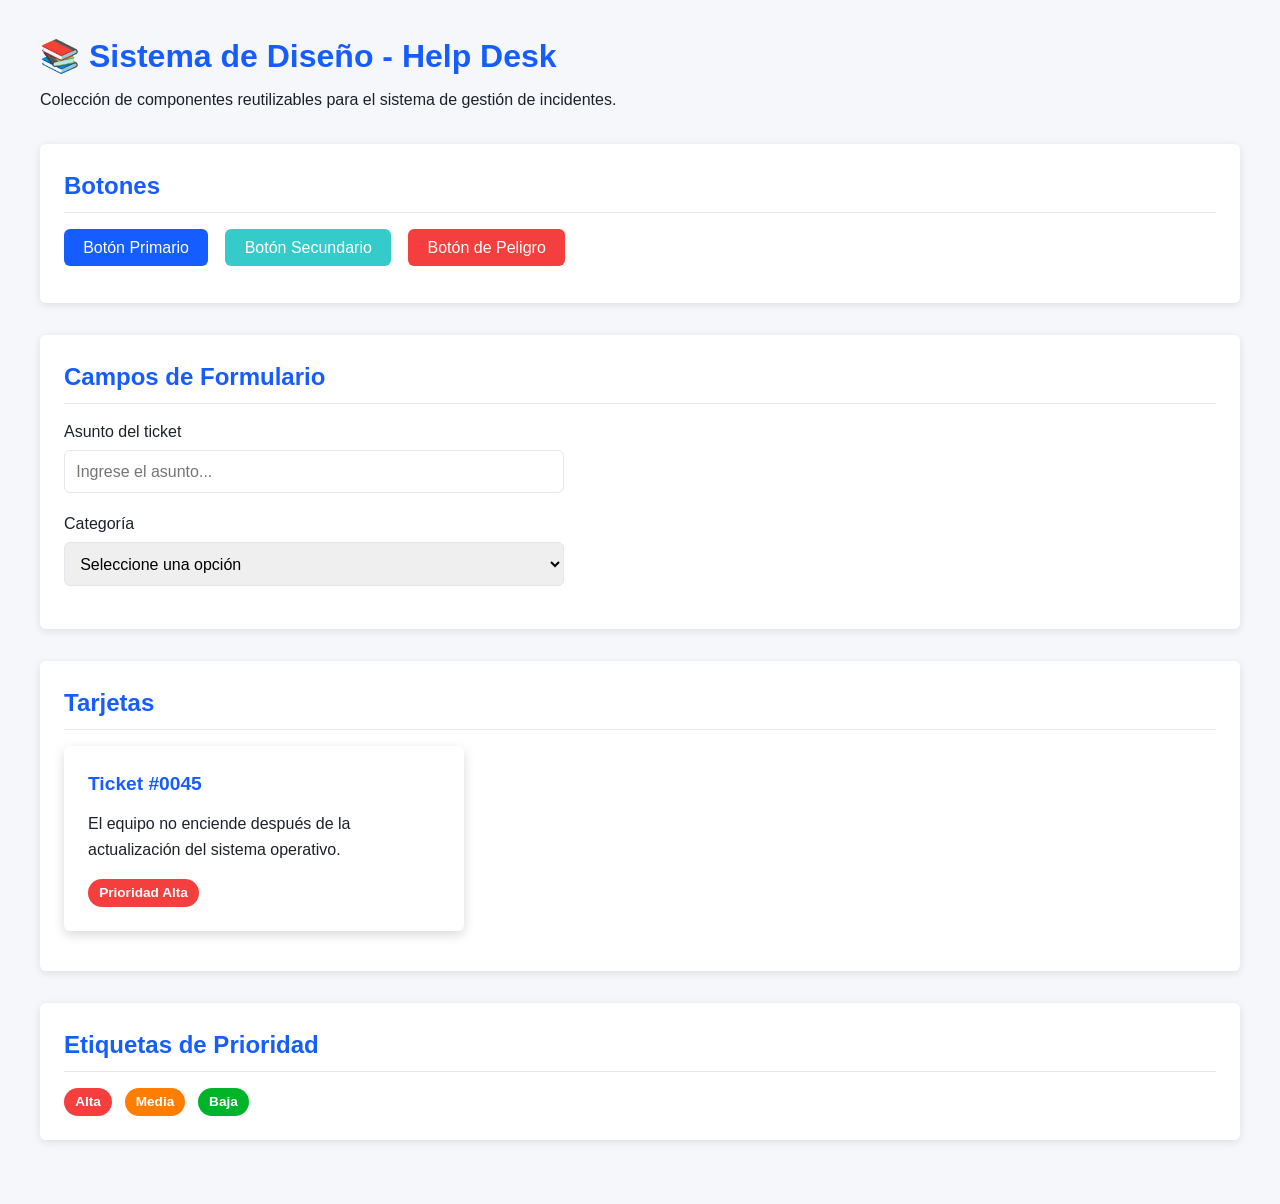
<file: Desktop/ACTIVIDAD #5 RENE ESPINOZA ALAVA/BIBLIOTECA_HTML/index.html>
<!DOCTYPE html>
<html lang="es">
<head>
  <meta charset="UTF-8">
  <meta name="viewport" content="width=device-width, initial-scale=1.0">
  <title>Librería de Componentes UI - Help Desk</title>
  <link rel="stylesheet" href="style.css">
</head>
<body>
  <div class="contenedor">
    <h1>📚 Sistema de Diseño - Help Desk</h1>
    <p style="margin-bottom: 2rem;">Colección de componentes reutilizables para el sistema de gestión de incidentes.</p>

    <!-- SECCIÓN: BOTONES -->
    <section class="seccion">
      <h2>Botones</h2>
      <button class="btn btn-primario">Botón Primario</button>
      <button class="btn btn-secundario">Botón Secundario</button>
      <button class="btn btn-peligro">Botón de Peligro</button>
    </section>

    <!-- SECCIÓN: FORMULARIOS -->
    <section class="seccion">
      <h2>Campos de Formulario</h2>
      <div class="grupo-campo">
        <label for="asunto">Asunto del ticket</label>
        <input type="text" id="asunto" placeholder="Ingrese el asunto...">
      </div>
      <div class="grupo-campo">
        <label for="categoria">Categoría</label>
        <select id="categoria">
          <option value="">Seleccione una opción</option>
          <option value="hardware">Hardware</option>
          <option value="software">Software</option>
          <option value="acceso">Acceso al sistema</option>
        </select>
      </div>
    </section>

    <!-- SECCIÓN: TARJETAS -->
    <section class="seccion">
      <h2>Tarjetas</h2>
      <div class="tarjeta">
        <h3 class="tarjeta__titulo">Ticket #0045</h3>
        <p class="tarjeta__contenido">El equipo no enciende después de la actualización del sistema operativo.</p>
        <span class="etiqueta etiqueta-alta">Prioridad Alta</span>
      </div>
    </section>

    <!-- SECCIÓN: ETIQUETAS -->
    <section class="seccion">
      <h2>Etiquetas de Prioridad</h2>
      <span class="etiqueta etiqueta-alta">Alta</span>
      <span class="etiqueta etiqueta-media">Media</span>
      <span class="etiqueta etiqueta-baja">Baja</span>
    </section>
  </div>
</body>
</html>
</file>
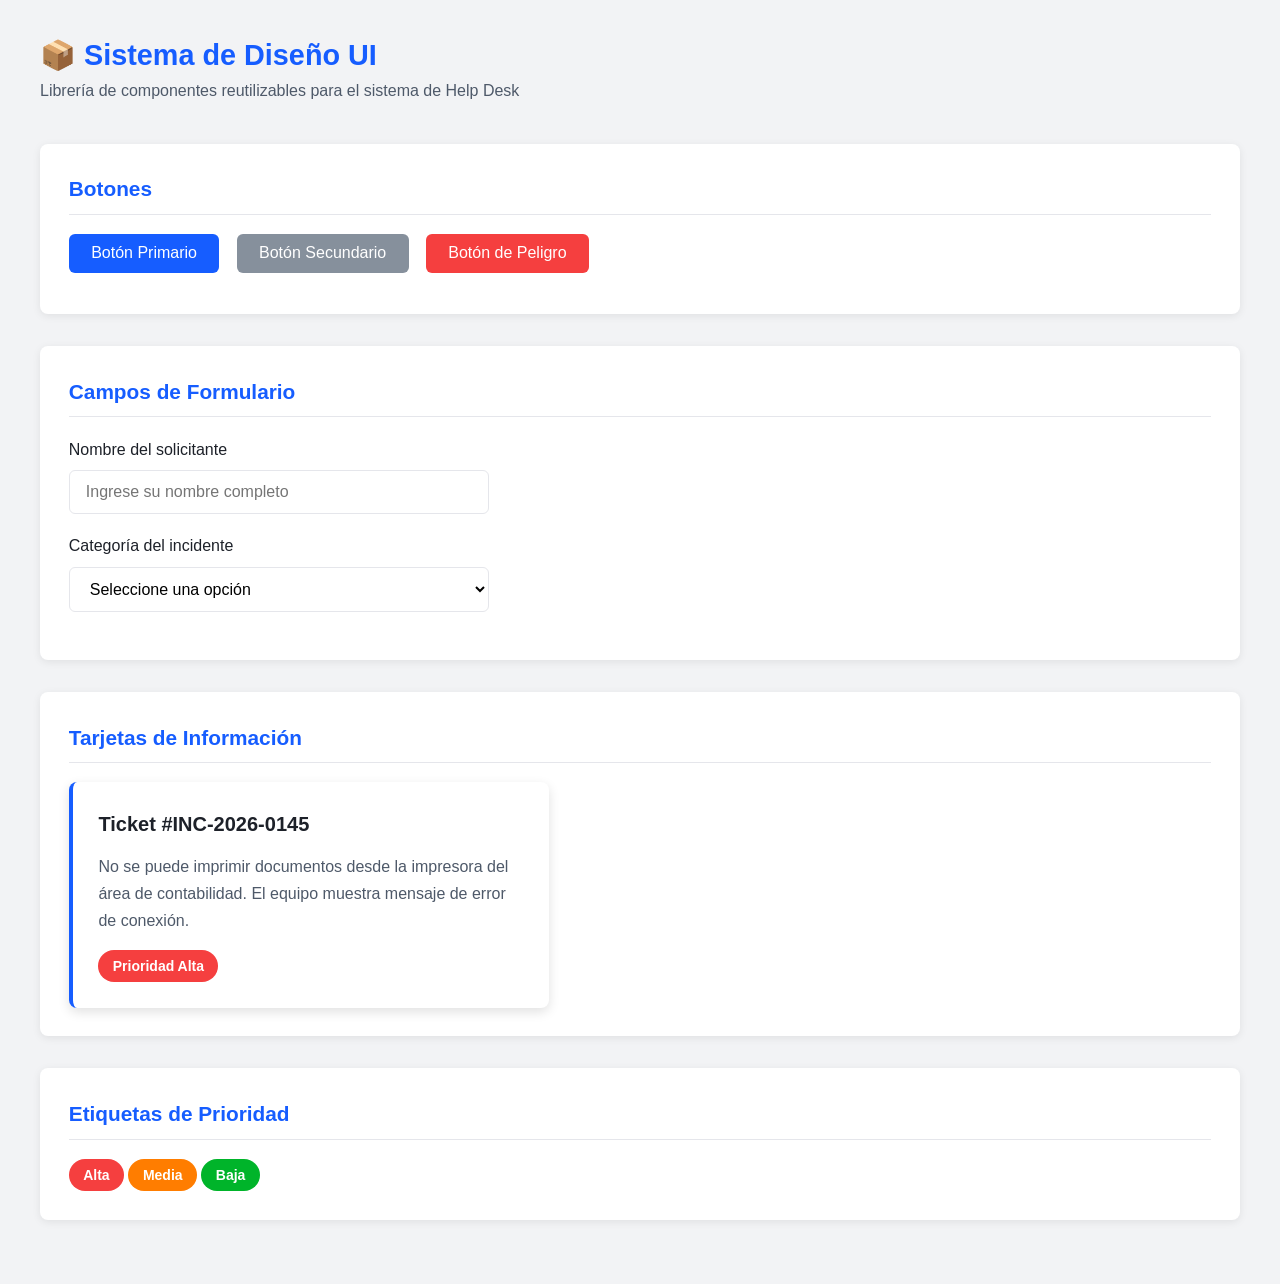
<file: Desktop/actividad#5/Actividad5_UI_Kit/index.html>
<!DOCTYPE html>
<html lang="es">
<head>
  <meta charset="UTF-8">
  <meta name="viewport" content="width=device-width, initial-scale=1.0">
  <title>Design System - Gestión de Incidentes</title>
  <link rel="stylesheet" href="style.css">
</head>
<body>
  <div class="contenedor">
    <header style="margin-bottom: 2.5rem;">
      <h1 style="color: var(--color-primario); font-size: 1.8rem;">📦 Sistema de Diseño UI</h1>
      <p style="color: var(--color-texto-secundario);">Librería de componentes reutilizables para el sistema de Help Desk</p>
    </header>

    <!-- Sección Botones -->
    <section class="seccion">
      <h2>Botones</h2>
      <button class="btn btn--primario">Botón Primario</button>
      <button class="btn btn--secundario">Botón Secundario</button>
      <button class="btn btn--peligro">Botón de Peligro</button>
    </section>

    <!-- Sección Formularios -->
    <section class="seccion">
      <h2>Campos de Formulario</h2>
      <div class="grupo-campo">
        <label for="solicitante">Nombre del solicitante</label>
        <input type="text" id="solicitante" class="input-text" placeholder="Ingrese su nombre completo">
      </div>
      <div class="grupo-campo">
        <label for="categoria">Categoría del incidente</label>
        <select id="categoria" class="select">
          <option value="">Seleccione una opción</option>
          <option value="hardware">Fallo de Hardware</option>
          <option value="software">Error de Software</option>
          <option value="red">Problemas de Red</option>
          <option value="acceso">Permisos y Acceso</option>
        </select>
      </div>
    </section>

    <!-- Sección Tarjetas -->
    <section class="seccion">
      <h2>Tarjetas de Información</h2>
      <div class="tarjeta">
        <h3 class="tarjeta__titulo">Ticket #INC-2026-0145</h3>
        <p class="tarjeta__descripcion">No se puede imprimir documentos desde la impresora del área de contabilidad. El equipo muestra mensaje de error de conexión.</p>
        <span class="etiqueta etiqueta--alta">Prioridad Alta</span>
      </div>
    </section>

    <!-- Sección Etiquetas -->
    <section class="seccion">
      <h2>Etiquetas de Prioridad</h2>
      <span class="etiqueta etiqueta--alta">Alta</span>
      <span class="etiqueta etiqueta--media">Media</span>
      <span class="etiqueta etiqueta--baja">Baja</span>
    </section>
  </div>
</body>
</html>
</file>
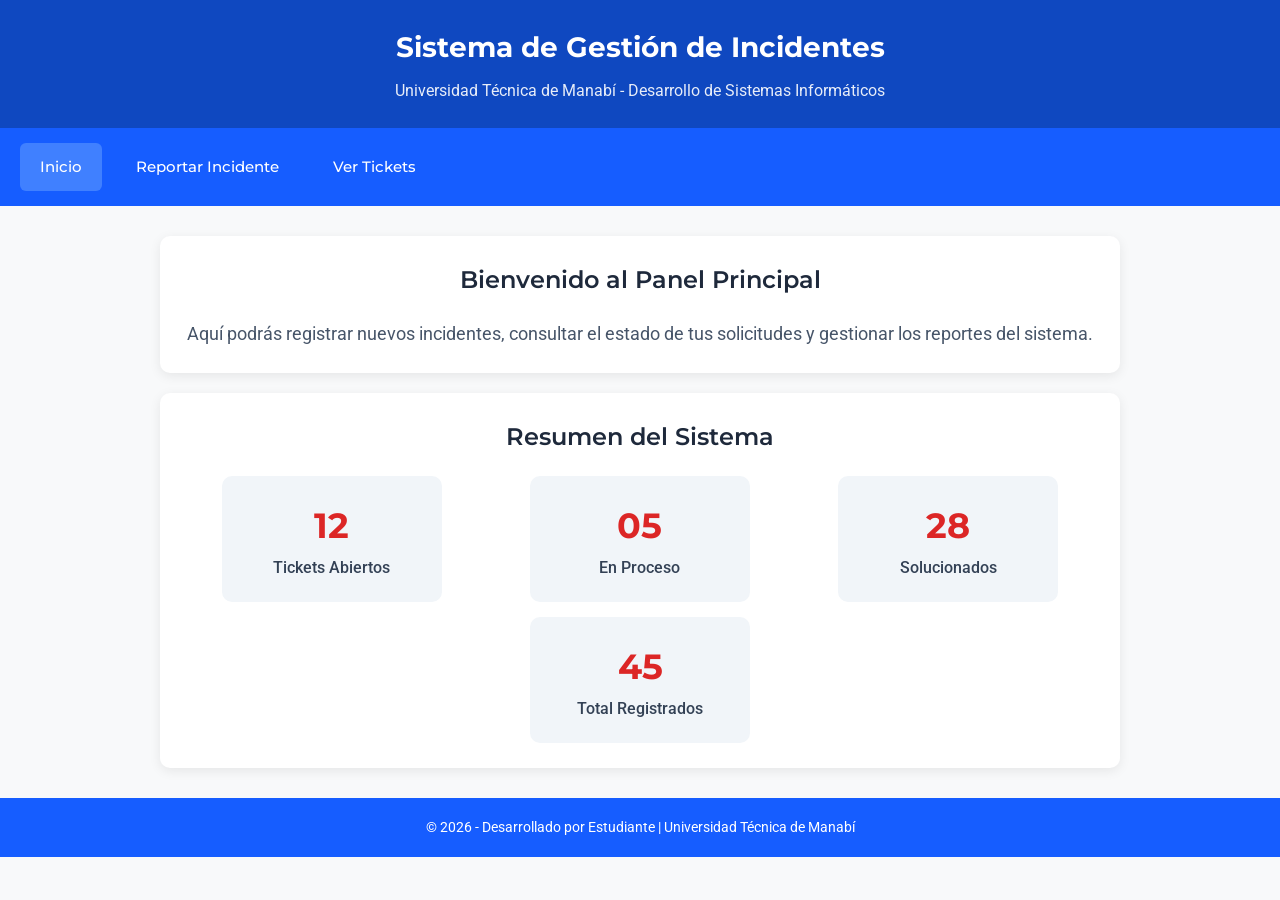
<file: Desktop/DESARROLLO DE SISTEMAS INFORMATICOS RENE ESPINOZA/PRACTICA DE PROYECTO #1/index.html>
<!DOCTYPE html> 
<html lang="es"> 
<head> 
    <meta charset="UTF-8"> 
    <meta name="viewport" content="width=device-width, initial-scale=1.0"> 
    <title>Sistema de Gestión de Incidentes - Inicio</title> 
    <style> 
        * { 
            margin: 0; 
            padding: 0; 
            box-sizing: border-box; 
            /* Cambio de tipografía principal: ahora usa Roboto, una fuente más moderna */
            font-family: 'Roboto', 'Segoe UI', sans-serif; 
        } 
        body { 
            /* Fondo más suave y claro */
            background-color: #f8f9fa; 
            line-height: 1.6; 
        } 
        nav { 
            /* Color de navegación cambiado a tono azul más moderno */
            background-color: #165DFF; 
            padding: 15px; 
        } 
        nav a { 
            color: white; 
            text-decoration: none; 
            padding: 12px 20px; 
            margin: 0 5px; 
            font-weight: 500; /* Grosor de letra más equilibrado */
            display: inline-block; 
            /* Cambio de tipografía para menú */
            font-family: 'Montserrat', sans-serif;
            font-size: 15px;
        } 
        nav a:hover, .activo { 
            /* Color de resaltado más brillante */
            background-color: #4080ff; 
            border-radius: 6px; /* Bordes un poco más redondeados */
        } 
        header { 
            /* Encabezado con color distinto, combinado con la barra de navegación */
            background-color: #0F48C0; 
            color: white; 
            padding: 25px; /* Un poco más de espacio */
            text-align: center; 
        } 
        header h1 {
            /* Tipografía distinta para el título principal */
            font-family: 'Montserrat', sans-serif;
            font-weight: 700;
            font-size: 28px;
        }
        header p {
            font-size: 16px;
            opacity: 0.9;
            margin-top: 8px;
        }
        main { 
            max-width: 1000px; 
            margin: 30px auto; 
            padding: 0 20px; 
        } 
        section { 
            background-color: white; 
            padding: 25px; 
            margin-bottom: 20px; 
            border-radius: 10px; /* Bordes más suaves */
            box-shadow: 0 3px 12px rgba(0,0,0,0.08); /* Sombra más suave */
        } 
        h2 { 
            /* Color de títulos cambiado a gris azulado elegante */
            color: #1e293b; 
            margin-bottom: 20px; 
            text-align: center; 
            font-family: 'Montserrat', sans-serif;
            font-weight: 600;
        } 
        .resumen-estado { 
            display: flex; 
            justify-content: space-around; 
            text-align: center; 
            flex-wrap: wrap; 
            gap: 15px; 
        } 
        article { 
            /* Fondo de tarjetas con tono gris muy claro */
            background-color: #f1f5f9; 
            padding: 22px; 
            border-radius: 10px; 
            width: 220px; 
            transition: transform 0.2s; /* Pequeño efecto visual al pasar el mouse */
        } 
        article:hover {
            transform: translateY(-3px);
        }
        article h3 { 
            font-size: 2.2em; 
            /* Color rojo más intenso y profesional */
            color: #dc2626; 
            font-weight: 700;
            font-family: 'Montserrat', sans-serif;
        } 
        article p {
            color: #334155;
            font-weight: 500;
        }
        footer { 
            /* Pie de página con mismo color que la navegación */
            background-color: #165DFF; 
            color: white; 
            text-align: center; 
            padding: 18px; 
            margin-top: 30px; 
            font-size: 14px;
        } 
    </style>
    <!-- Agregamos las fuentes nuevas desde Google Fonts para que se vean bien -->
    <link rel="preconnect" href="https://fonts.googleapis.com">
    <link rel="preconnect" href="https://fonts.gstatic.com" crossorigin>
    <link href="https://fonts.googleapis.com/css2?family=Montserrat:wght@400;500;600;700&family=Roboto:wght@300;400;500;700&display=swap" rel="stylesheet">
</head> 
<body> 
 
    <header> 
        <h1>    Sistema de Gestión de Incidentes</h1> 
        <p>Universidad Técnica de Manabí - Desarrollo de Sistemas Informáticos</p> 
    </header> 
 
    <nav> 
        <a href="index.html" class="activo">        Inicio</a> 
        <a href="reportar.html">           Reportar Incidente</a> 
        <a href="tickets.html">        Ver Tickets</a> 
    </nav> 
 
    <main> 
        <section> 
            <h2>Bienvenido al Panel Principal</h2> 
            <p style="text-align:center; font-size:1.1em; color:#475569;"> 
                Aquí podrás registrar nuevos incidentes, consultar el estado de tus 
solicitudes y gestionar los reportes del sistema. 
            </p> 
        </section> 
 
        <section> 
            <h2>        Resumen del Sistema</h2> 
            <div class="resumen-estado"> 
                <article> 
                    <h3>12</h3> 
                    <p>Tickets Abiertos</p> 
                </article> 
                <article> 
                    <h3>05</h3> 
                    <p>En Proceso</p> 
                </article> 
                <article> 
                    <h3>28</h3> 
                    <p>Solucionados</p> 
                </article> 
                <article> 
                    <h3>45</h3> 
                    <p>Total Registrados</p> 
                </article> 
            </div> 
        </section> 
    </main> 
 
    <footer> 
        <p>© 2026 - Desarrollado por Estudiante | Universidad Técnica de Manabí</p> 
    </footer> 
 
</body> 
</html>
</file>
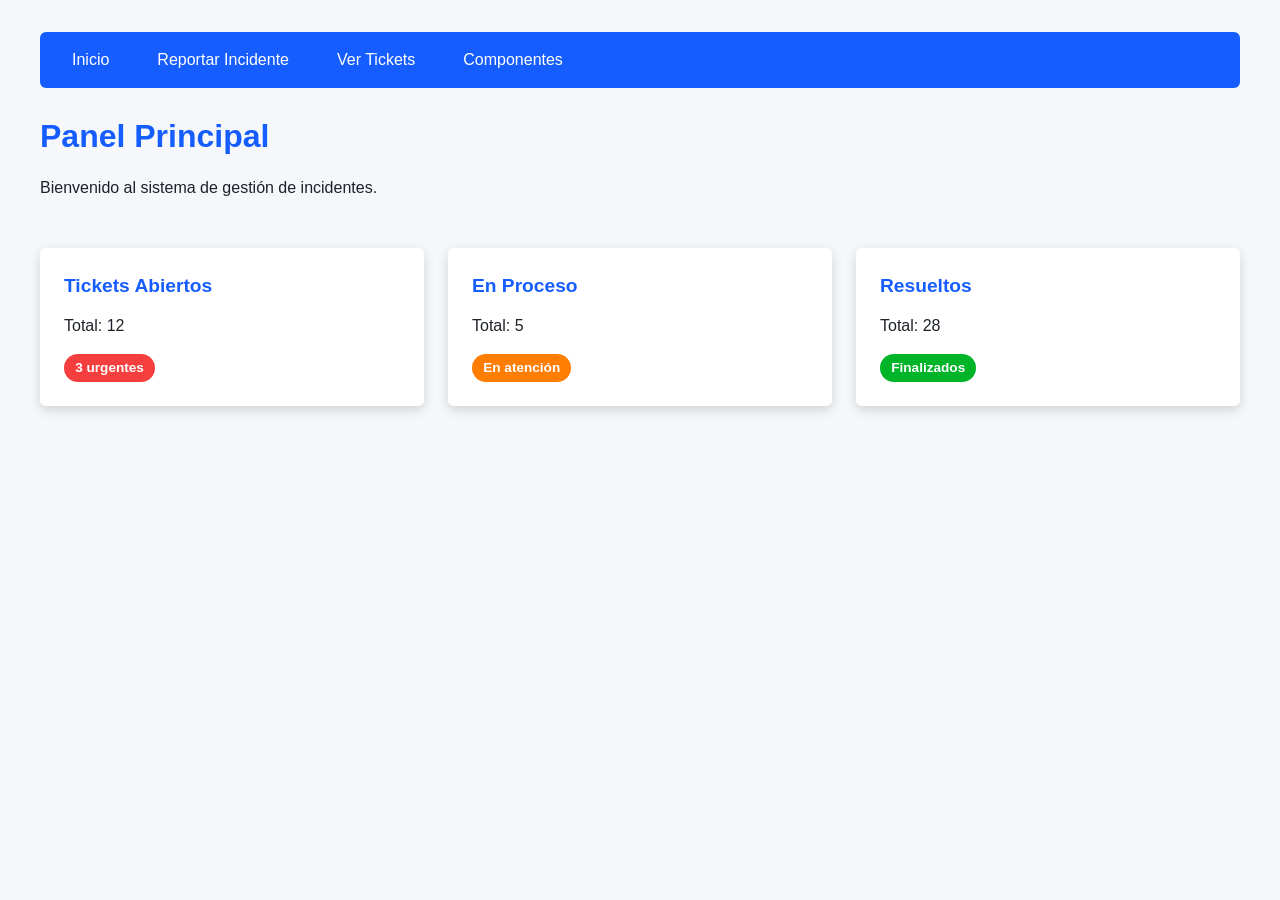
<file: Desktop/DESARROLLO DE SISTEMAS INFORMATICOS RENE ESPINOZA/PRACTICA DE PROYECTO #1/dashboard.html>
<!DOCTYPE html>
<html lang="es">
<head>
    <meta charset="UTF-8">
    <meta name="viewport" content="width=device-width, initial-scale=1.0">
    <title>Dashboard - Help Desk</title>
    <link rel="stylesheet" href="style.css">
</head>
<body>
    <div class="contenedor">
        <nav class="navegacion">
            <ul>
                <li><a href="dashboard.html">Inicio</a></li>
                <li><a href="reportar.html">Reportar Incidente</a></li>
                <li><a href="tickets.html">Ver Tickets</a></li>
                <li><a href="index.html">Componentes</a></li>
            </ul>
        </nav>

        <h1>Panel Principal</h1>
        <p style="margin-bottom: 2rem;">Bienvenido al sistema de gestión de incidentes.</p>

        <div class="grid-dashboard">
            <div class="tarjeta">
                <h3 class="tarjeta__titulo">Tickets Abiertos</h3>
                <p class="tarjeta__contenido">Total: 12</p>
                <span class="etiqueta etiqueta-alta">3 urgentes</span>
            </div>
            <div class="tarjeta">
                <h3 class="tarjeta__titulo">En Proceso</h3>
                <p class="tarjeta__contenido">Total: 5</p>
                <span class="etiqueta etiqueta-media">En atención</span>
            </div>
            <div class="tarjeta">
                <h3 class="tarjeta__titulo">Resueltos</h3>
                <p class="tarjeta__contenido">Total: 28</p>
                <span class="etiqueta etiqueta-baja">Finalizados</span>
            </div>
        </div>
    </div>
</body>
</html>
</file>
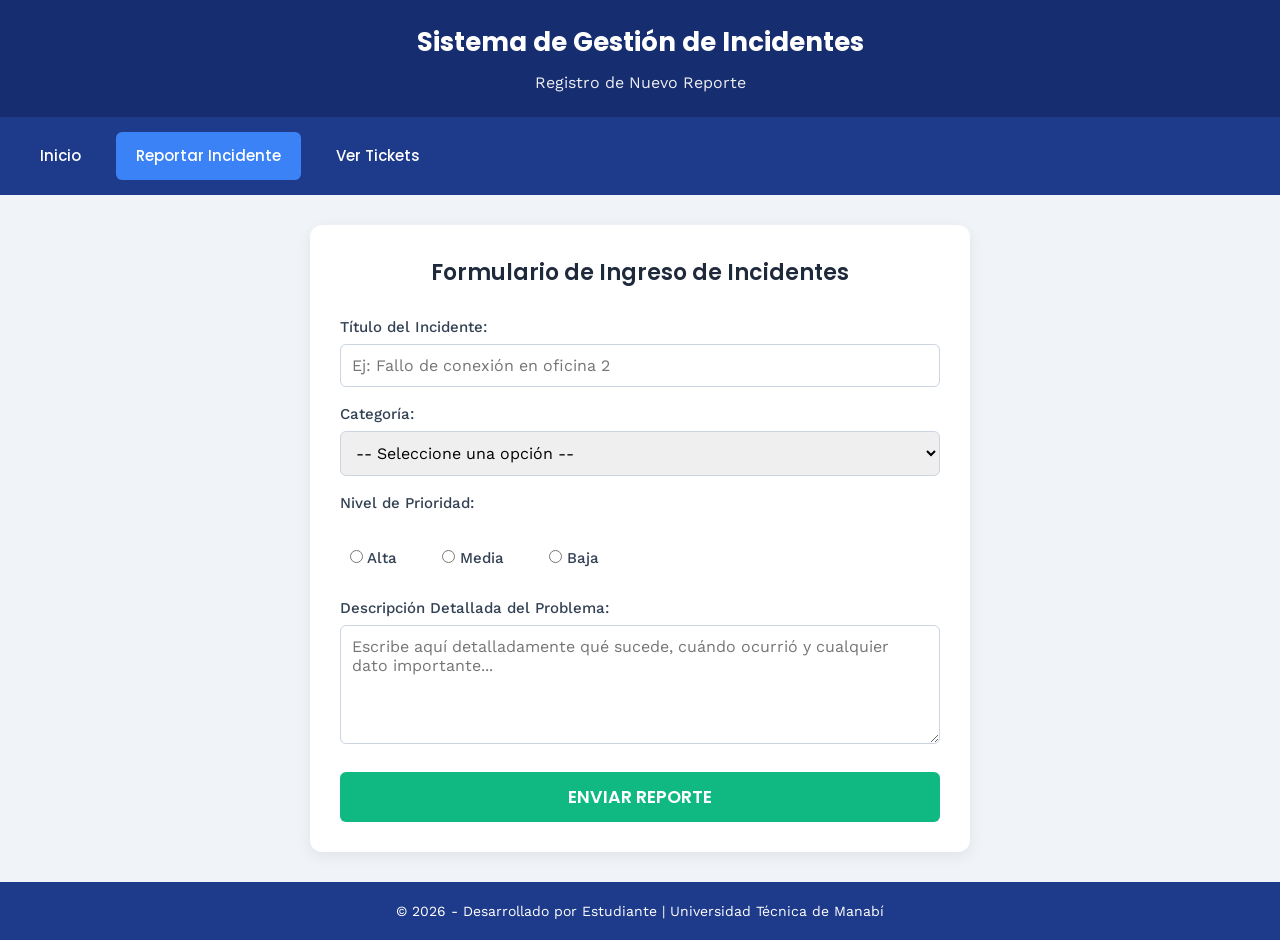
<file: Desktop/DESARROLLO DE SISTEMAS INFORMATICOS RENE ESPINOZA/PRACTICA DE PROYECTO #1/reportar.html>
<!DOCTYPE html> 
<html lang="es"> 
<head> 
    <meta charset="UTF-8"> 
    <meta name="viewport" content="width=device-width, initial-scale=1.0"> 
    <title>Reportar Nuevo Incidente</title> 
    <!-- Nuevas fuentes agregadas -->
    <link rel="preconnect" href="https://fonts.googleapis.com">
    <link rel="preconnect" href="https://fonts.gstatic.com" crossorigin>
    <link href="https://fonts.googleapis.com/css2?family=Poppins:wght@300;400;500;600;700&family=Work+Sans:wght@400;500;600&display=swap" rel="stylesheet">
    <style> 
        * { 
            margin: 0; 
            padding: 0; 
            box-sizing: border-box; 
            /* Cambio de tipografía principal */
            font-family: 'Work Sans', sans-serif; 
        } 
        body { 
            /* Fondo con tono más suave y claro */
            background-color: #f0f4f8; 
            line-height: 1.6; 
        } 
        nav { 
            /* Nuevo color de barra de navegación: tono azul oscuro elegante */
            background-color: #1e3a8a; 
            padding: 15px; 
        } 
        nav a { 
            color: white; 
            text-decoration: none; 
            padding: 12px 20px; 
            margin: 0 5px; 
            font-weight: 500; 
            display: inline-block; 
            /* Tipografía distinta para menú */
            font-family: 'Poppins', sans-serif;
            font-size: 15px;
            transition: all 0.3s ease;
        } 
        nav a:hover, .activo { 
            /* Color de resaltado más brillante y moderno */
            background-color: #3b82f6; 
            border-radius: 6px; /* Bordes un poco más redondeados */
        } 
        header { 
            /* Encabezado con color combinado con la navegación */
            background-color: #162d70; 
            color: white; 
            padding: 22px; 
            text-align: center; 
        } 
        header h1 {
            font-family: 'Poppins', sans-serif;
            font-weight: 700;
            font-size: 26px;
        }
        header p {
            font-size: 16px;
            opacity: 0.92;
            margin-top: 6px;
        }
        main { 
            max-width: 700px; 
            margin: 30px auto; 
            padding: 0 20px; 
        } 
        section { 
            background-color: white; 
            padding: 30px; 
            border-radius: 12px; /* Bordes más suaves */
            box-shadow: 0 4px 15px rgba(0,0,0,0.07); /* Sombra más suave y difusa */
        } 
        h2 { 
            /* Color de título cambiado a tono azul grisáceo profesional */
            color: #1e293b; 
            margin-bottom: 25px; 
            text-align: center; 
            font-family: 'Poppins', sans-serif;
            font-weight: 600;
            font-size: 22px;
        } 
        form label { 
            display: block; 
            margin: 15px 0 5px; 
            font-weight: 500; 
            /* Color de texto más suave */
            color: #334155; 
            font-size: 15px;
        } 
        form input[type="text"], form select, form textarea { 
            width: 100%; 
            padding: 11px; 
            border: 1px solid #cbd5e1; /* Borde de color más claro */
            border-radius: 6px; /* Bordes redondeados en campos */
            font-size: 1em; 
            transition: border 0.3s;
        } 
        form input[type="text"]:focus, form select:focus, form textarea:focus {
            outline: none;
            border-color: #3b82f6; /* Resaltado al seleccionar */
            box-shadow: 0 0 0 2px rgba(59, 130, 246, 0.1);
        }
        .opciones-prioridad { 
            margin: 10px 0; 
            display: flex; 
            gap: 25px; 
            flex-wrap: wrap; 
        } 
        .opciones-prioridad label {
            cursor: pointer;
            padding: 6px 10px;
            border-radius: 5px;
            transition: background 0.2s;
        }
        .opciones-prioridad label:hover {
            background-color: #e0e7ff;
        }
        button { 
            /* Nuevo color de botón: verde más brillante y fresco */
            background-color: #10b981; 
            color: white; 
            padding: 12px 25px; 
            border: none; 
            border-radius: 6px; 
            font-size: 1.1em; 
            margin-top: 20px; 
            cursor: pointer; 
            width: 100%; 
            font-weight: 600; 
            font-family: 'Poppins', sans-serif;
            transition: background 0.3s ease;
        } 
        button:hover { 
            background-color: #059669; /* Tono más oscuro al pasar el mouse */
        } 
        footer { 
            /* Pie de página con mismo tono que la navegación */
            background-color: #1e3a8a; 
            color: white; 
            text-align: center; 
            padding: 18px; 
            margin-top: 30px; 
            font-size: 14px;
        } 
    </style> 
</head> 
<body> 
 
    <header> 
        <h1>    Sistema de Gestión de Incidentes</h1> 
        <p>Registro de Nuevo Reporte</p> 
    </header> 
 
    <nav> 
        <a href="index.html">        Inicio</a> 
        <a href="reportar.html" class="activo">           Reportar Incidente</a> 
        <a href="tickets.html">        Ver Tickets</a> 
    </nav> 
 
    <main> 
        <section> 
            <h2>Formulario de Ingreso de Incidentes</h2> 
 
            <form action="#" method="post"> 
                <label for="titulo">Título del Incidente:</label> 
                <input type="text" id="titulo" name="titulo" placeholder="Ej: Fallo de conexión en oficina 2" required> 
 
                <label for="categoria">Categoría:</label> 
                <select id="categoria" name="categoria" required> 
                    <option value="">-- Seleccione una opción --</option> 
                    <option value="red">       Red / Conectividad</option> 
                    <option value="hardware">      Hardware / Equipos</option> 
                    <option value="software">       Software / Programas</option> 
                </select> 
 
                <label>Nivel de Prioridad:</label> 
                <div class="opciones-prioridad"> 
                    <label><input type="radio" name="prioridad" value="alta" required> Alta</label> 
                    <label><input type="radio" name="prioridad" value="media"> Media</label> 
                    <label><input type="radio" name="prioridad" value="baja"> Baja</label> 
                </div> 
 
                <label for="descripcion">Descripción Detallada del Problema:</label> 
                <textarea id="descripcion" name="descripcion" rows="5" placeholder="Escribe aquí detalladamente qué sucede, cuándo ocurrió y cualquier dato importante..." required></textarea> 
 
                <button type="submit">     ENVIAR REPORTE</button> 
            </form> 
        </section> 
    </main> 
 
    <footer> 
        <p>© 2026 - Desarrollado por Estudiante | Universidad Técnica de Manabí</p> 
    </footer> 
 
</body> 
</html>
</file>
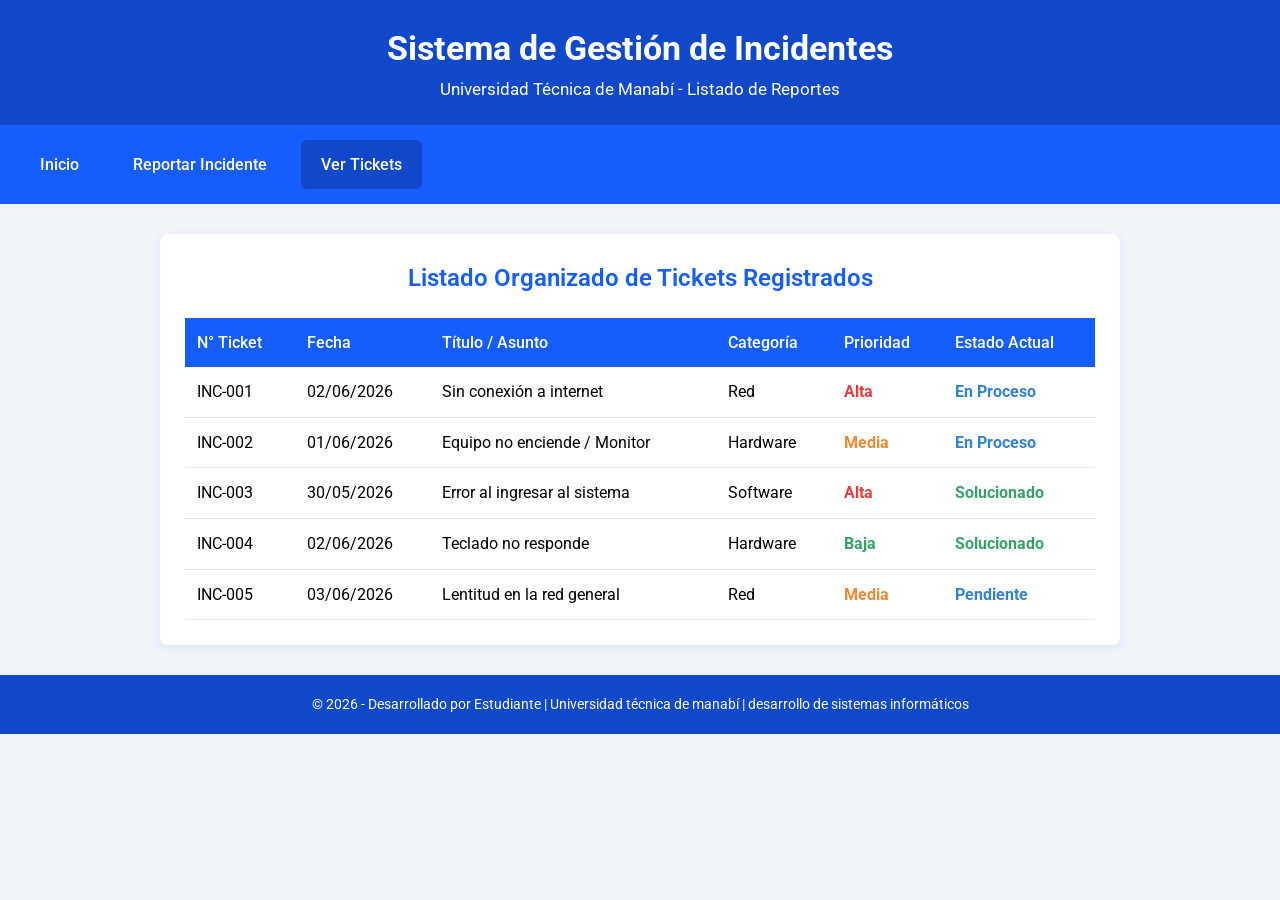
<file: Desktop/DESARROLLO DE SISTEMAS INFORMATICOS RENE ESPINOZA/PRACTICA DE PROYECTO #1/tickets.html>
<!DOCTYPE html> 
<html lang="es"> 
<head> 
    <meta charset="UTF-8"> 
    <meta name="viewport" content="width=device-width, initial-scale=1.0"> 
    <title>Listado de Tickets Registrados</title> 
    <style> 
        * { 
            margin: 0; 
            padding: 0; 
            box-sizing: border-box; 
            /* 👉 NUEVA TIPOGRAFÍA: Cambiada a Roboto (moderna y legible) */
            font-family: 'Roboto', 'Segoe UI', sans-serif; 
        } 
        body { 
            /* 👉 NUEVO COLOR DE FONDO: tono más claro y suave */
            background-color: #f0f4f8; 
            line-height: 1.6; 
        } 
        nav { 
            /* 👉 NUEVO COLOR DE BARRA DE NAVEGACIÓN: azul más vibrante */
            background-color: #165DFF; 
            padding: 15px; 
        } 
        nav a { 
            color: white; 
            text-decoration: none; 
            padding: 12px 20px; 
            margin: 0 5px; 
            font-weight: 500; /* Grosor de letra ajustado */
            display: inline-block; 
        } 
        nav a:hover, .activo { 
            /* 👉 COLOR AL PASAR EL RATÓN / ACTIVO: tono más oscuro del mismo azul */
            background-color: #0F48C9; 
            border-radius: 6px; 
        } 
        header { 
            /* 👉 NUEVO COLOR DE ENCABEZADO: combina con la barra de navegación */
            background-color: #0F48C9; 
            color: white; 
            padding: 22px; 
            text-align: center; 
            /* 👉 Cambio ligero en tamaño de letra del título principal */
            font-size: 1.05rem;
        } 
        main { 
            max-width: 1000px; 
            margin: 30px auto; 
            padding: 0 20px; 
        } 
        section { 
            background-color: white; 
            padding: 25px; 
            border-radius: 8px; 
            box-shadow: 0 2px 10px rgba(22, 93, 255, 0.08); /* Sombra con tono del nuevo color */
        } 
        h2 { 
            /* 👉 NUEVO COLOR DE TÍTULOS: mismo azul principal */
            color: #165DFF; 
            margin-bottom: 20px; 
            text-align: center; 
            font-weight: 600;
        } 
        table { 
            width: 100%; 
            border-collapse: collapse; 
            margin-top: 15px; 
        } 
        table th { 
            /* 👉 NUEVO COLOR DE ENCABEZADO DE TABLA */
            background-color: #165DFF; 
            color: white; 
            padding: 12px; 
            text-align: left;
            font-weight: 500; 
        } 
        table td { 
            padding: 12px; 
            border-bottom: 1px solid #e2e8f0; /* Borde más suave */
        } 
        tr:hover { 
            /* 👉 COLOR AL PASAR EL RATÓN SOBRE FILAS: tono muy suave */
            background-color: #f5f9ff; 
        } 
        /* 👉 COLORES DE ESTADOS ACTUALIZADOS, más brillantes y modernos */
        .estado-alta { color: #E53E3E; font-weight: bold; } 
        .estado-media { color: #ED8936; font-weight: bold; } 
        .estado-baja { color: #38A169; font-weight: bold; } 
        .estado-proceso { color: #3182CE; font-weight: bold; } 
        footer { 
            /* 👉 NUEVO COLOR DE PIE DE PÁGINA: igual al encabezado principal */
            background-color: #0F48C9; 
            color: white; 
            text-align: center; 
            padding: 18px; 
            margin-top: 30px; 
            font-size: 0.9rem;
        } 
    </style>
    <!-- 👉 Agregué la fuente desde Google Fonts para que se vea igual en todos los dispositivos -->
    <link rel="preconnect" href="https://fonts.googleapis.com">
    <link rel="preconnect" href="https://fonts.gstatic.com" crossorigin>
    <link href="https://fonts.googleapis.com/css2?family=Roboto:wght@400;500;700&display=swap" rel="stylesheet">
</head> 
<body> 
 
    <header> 
        <h1>    Sistema de Gestión de Incidentes</h1> 
        <p>Universidad Técnica de Manabí - Listado de Reportes</p> 
    </header> 
 
    <nav> 
        <a href="index.html">        Inicio</a> 
        <a href="reportar.html">           Reportar Incidente</a> 
        <a href="tickets.html" class="activo">        Ver Tickets</a> 
    </nav> 
 
    <main> 
        <section> 
            <h2>        Listado Organizado de Tickets Registrados</h2> 
             
            <table> 
                <thead> 
                    <tr> 
                        <th>N° Ticket</th> 
                        <th>Fecha</th> 
                        <th>Título / Asunto</th> 
                        <th>Categoría</th> 
                        <th>Prioridad</th> 
                        <th>Estado Actual</th> 
                    </tr> 
                </thead> 
                <tbody> 
                    <tr> 
                        <td>INC-001</td> 
                        <td>02/06/2026</td> 
                        <td>Sin conexión a internet</td> 
                        <td>       Red</td> 
                        <td class="estado-alta">    Alta</td> 
                        <td class="estado-proceso">En Proceso</td> 
                    </tr> 
                    <tr> 
                        <td>INC-002</td> 
                        <td>01/06/2026</td> 
                        <td>Equipo no enciende / Monitor</td> 
                        <td>      Hardware</td> 
                        <td class="estado-media">    Media</td> 
                        <td class="estado-proceso">En Proceso</td> 
                    </tr> 
                    <tr> 
                        <td>INC-003</td> 
                        <td>30/05/2026</td> 
                        <td>Error al ingresar al sistema</td> 
                        <td>       Software</td> 
                        <td class="estado-alta">    Alta</td> 
                        <td class="estado-baja">Solucionado</td> 
                    </tr> 
                    <tr> 
                        <td>INC-004</td> 
                        <td>02/06/2026</td> 
                        <td>Teclado no responde</td> 
                        <td>      Hardware</td> 
                        <td class="estado-baja">    Baja</td> 
                        <td class="estado-baja">Solucionado</td> 
                    </tr> 
                    <tr> 
                        <td>INC-005</td> 
                        <td>03/06/2026</td> 
                        <td>Lentitud en la red general</td> 
                        <td>       Red</td> 
                        <td class="estado-media">    Media</td> 
                        <td class="estado-proceso">Pendiente</td> 
                    </tr> 
                </tbody> 
            </table> 
        </section> 
    </main> 
 
    <footer> 
        <p>© 2026 - Desarrollado por Estudiante | Universidad técnica de manabí | 
desarrollo de sistemas informáticos</p> 
    </footer> 
 
</body> 
</html>
</file>
<file: Desktop/ACTIVIDAD #5 RENE ESPINOZA ALAVA/BIBLIOTECA_HTML/style.css>
/* ==============================================
   CONFIGURACIÓN GLOBAL Y VARIABLES DEL SISTEMA
   ============================================== */
:root {
    /* Paleta de colores corporativa */
    --color-primario: #165DFF;
    --color-secundario: #36CBCB;
    --color-exito: #00B42A;
    --color-advertencia: #FF7D00;
    --color-error: #F53F3F;
    --color-neutro-100: #FFFFFF;
    --color-neutro-200: #F5F7FA;
    --color-neutro-300: #E5E6EB;
    --color-neutro-600: #86909C;
    --color-neutro-800: #1D2129;

    /* Tipografía */
    --fuente-base: 'Segoe UI', Roboto, Arial, sans-serif;
    --tamanio-base: 16px;
    --altura-linea: 1.5;

    /* Espaciados y bordes */
    --radio-borde: 6px;
    --sombra-suave: 0 2px 8px rgba(0, 0, 0, 0.1);
    --sombra-media: 0 4px 12px rgba(0, 0, 0, 0.15);
}

* {
    margin: 0;
    padding: 0;
    box-sizing: border-box;
}

body {
    font-family: var(--fuente-base);
    font-size: var(--tamanio-base);
    line-height: var(--altura-linea);
    color: var(--color-neutro-800);
    background-color: var(--color-neutro-200);
    padding: 2rem;
}

.contenedor {
    max-width: 1200px;
    margin: 0 auto;
}

.seccion {
    background: var(--color-neutro-100);
    padding: 1.5rem;
    margin-bottom: 2rem;
    border-radius: var(--radio-borde);
    box-shadow: var(--sombra-suave);
}

h1 {
    color: var(--color-primario);
    margin-bottom: 0.5rem;
}

h2 {
    color: var(--color-primario);
    margin-bottom: 1rem;
    border-bottom: 1px solid var(--color-neutro-300);
    padding-bottom: 0.5rem;
}

/* ==============================================
   COMPONENTE: BOTONES
   ============================================== */
.btn {
    padding: 0.6rem 1.2rem;
    border: none;
    border-radius: var(--radio-borde);
    font-size: 1rem;
    font-weight: 500;
    cursor: pointer;
    transition: all 0.2s ease;
    text-decoration: none;
    display: inline-block;
    text-align: center;
    margin-right: 0.8rem;
    margin-bottom: 0.8rem;
}

.btn:hover {
    filter: brightness(1.1);
    box-shadow: var(--sombra-suave);
}

.btn:focus {
    outline: 2px solid var(--color-primario);
    outline-offset: 2px;
}

.btn-primario {
    background-color: var(--color-primario);
    color: var(--color-neutro-100);
}

.btn-secundario {
    background-color: var(--color-secundario);
    color: var(--color-neutro-100);
}

.btn-peligro {
    background-color: var(--color-error);
    color: var(--color-neutro-100);
}

/* ==============================================
   COMPONENTE: CAMPOS DE FORMULARIO
   ============================================== */
.grupo-campo {
    margin-bottom: 1.2rem;
    max-width: 500px;
}

label {
    display: block;
    margin-bottom: 0.4rem;
    font-weight: 500;
    color: var(--color-neutro-800);
}

input[type="text"],
select {
    width: 100%;
    padding: 0.7rem;
    border: 1px solid var(--color-neutro-300);
    border-radius: var(--radio-borde);
    font-size: 1rem;
    transition: all 0.2s ease;
}

input[type="text"]:focus,
select:focus {
    outline: none;
    border-color: var(--color-primario);
    box-shadow: 0 0 0 3px rgba(22, 93, 255, 0.2);
}

/* ==============================================
   COMPONENTE: TARJETAS
   ============================================== */
.tarjeta {
    background-color: var(--color-neutro-100);
    border-radius: var(--radio-borde);
    box-shadow: var(--sombra-media);
    padding: 1.5rem;
    max-width: 400px;
    margin: 1rem 0;
}

.tarjeta__titulo {
    font-size: 1.2rem;
    color: var(--color-primario);
    margin-bottom: 0.8rem;
}

.tarjeta__contenido {
    color: var(--color-neutro-800);
    margin-bottom: 1rem;
    line-height: 1.6;
}

/* ==============================================
   COMPONENTE: ETIQUETAS DE PRIORIDAD
   ============================================== */
.etiqueta {
    display: inline-block;
    padding: 0.25rem 0.7rem;
    border-radius: 1rem;
    font-size: 0.85rem;
    font-weight: bold;
    color: var(--color-neutro-100);
    margin-right: 0.5rem;
}

.etiqueta-alta {
    background-color: var(--color-error);
}

.etiqueta-media {
    background-color: var(--color-advertencia);
}

.etiqueta-baja {
    background-color: var(--color-exito);
}
</file>
<file: Desktop/actividad#5/Actividad5_UI_Kit/style.css>
/* =============================================
   SISTEMA DE DISEÑO - GESTIÓN DE INCIDENTES
   Universidad Técnica de Manabí
   Desarrollo de Sistemas Informáticos
   ============================================= */

/* 1. CONFIGURACIÓN GLOBAL Y VARIABLES CSS */
:root {
  /* Paleta de colores corporativa */
  --color-primario: #165DFF;
  --color-primario-hover: #0E42CC;
  --color-secundario: #86909C;
  --color-secundario-hover: #6B7785;
  --color-exito: #00B42A;
  --color-advertencia: #FF7D00;
  --color-error: #F53F3F;

  /* Colores neutros */
  --color-fondo: #F2F3F5;
  --color-fondo-blanco: #FFFFFF;
  --color-texto: #1D2129;
  --color-texto-secundario: #4E5969;
  --color-borde: #E5E6EB;

  /* Tipografía */
  --fuente-principal: 'Segoe UI', Roboto, 'Helvetica Neue', Arial, sans-serif;
  --tamano-base: 16px;
  --altura-linea: 1.6;

  /* Espaciados, bordes y sombras */
  --radio-borde-sm: 4px;
  --radio-borde-md: 6px;
  --radio-borde-lg: 8px;
  --sombra-suave: 0 2px 8px rgba(0, 0, 0, 0.08);
  --sombra-media: 0 4px 12px rgba(0, 0, 0, 0.12);
  --enfoque: 0 0 0 3px rgba(22, 93, 255, 0.2);
}

/* Modelo de cajas obligatorio */
* {
  margin: 0;
  padding: 0;
  box-sizing: border-box;
}

/* Estilos base del documento */
body {
  font-family: var(--fuente-principal);
  font-size: var(--tamano-base);
  line-height: var(--altura-linea);
  color: var(--color-texto);
  background-color: var(--color-fondo);
  padding: 2rem;
}

/* Contenedor principal */
.contenedor {
  max-width: 1200px;
  margin: 0 auto;
}

/* Estilo para secciones de demostración */
.seccion {
  background: var(--color-fondo-blanco);
  padding: 1.8rem;
  margin-bottom: 2rem;
  border-radius: var(--radio-borde-lg);
  box-shadow: var(--sombra-suave);
}

.seccion h2 {
  font-size: 1.3rem;
  color: var(--color-primario);
  margin-bottom: 1.2rem;
  padding-bottom: 0.5rem;
  border-bottom: 1px solid var(--color-borde);
}

/* =============================================
   2. COMPONENTES: BOTONES
   ============================================= */
.btn {
  display: inline-flex;
  align-items: center;
  justify-content: center;
  padding: 0.65rem 1.4rem;
  border: none;
  border-radius: var(--radio-borde-md);
  font-size: 1rem;
  font-weight: 500;
  cursor: pointer;
  transition: all 0.2s ease;
  text-decoration: none;
  margin-right: 0.8rem;
  margin-bottom: 0.8rem;
}

.btn:focus {
  outline: none;
  box-shadow: var(--enfoque);
}

.btn--primario {
  background-color: var(--color-primario);
  color: white;
}

.btn--primario:hover {
  background-color: var(--color-primario-hover);
}

.btn--secundario {
  background-color: var(--color-secundario);
  color: white;
}

.btn--secundario:hover {
  background-color: var(--color-secundario-hover);
}

.btn--peligro {
  background-color: var(--color-error);
  color: white;
}

.btn--peligro:hover {
  background-color: #D21C1C;
}

/* =============================================
   3. COMPONENTES: FORMULARIOS
   ============================================= */
.grupo-campo {
  margin-bottom: 1.2rem;
}

.grupo-campo label {
  display: block;
  margin-bottom: 0.5rem;
  font-weight: 500;
  color: var(--color-texto);
}

.input-text,
.select {
  width: 100%;
  max-width: 420px;
  padding: 0.75rem 1rem;
  border: 1px solid var(--color-borde);
  border-radius: var(--radio-borde-md);
  font-size: 1rem;
  background-color: white;
  transition: all 0.2s ease;
}

.input-text:focus,
.select:focus {
  outline: none;
  border-color: var(--color-primario);
  box-shadow: var(--enfoque);
}

/* =============================================
   4. COMPONENTES: TARJETAS
   ============================================= */
.tarjeta {
  max-width: 480px;
  background-color: white;
  border-radius: var(--radio-borde-lg);
  box-shadow: var(--sombra-media);
  padding: 1.6rem;
  border-left: 4px solid var(--color-primario);
  transition: transform 0.2s ease;
}

.tarjeta:hover {
  transform: translateY(-2px);
}

.tarjeta__titulo {
  font-size: 1.25rem;
  font-weight: 600;
  margin-bottom: 0.8rem;
  color: var(--color-texto);
}

.tarjeta__descripcion {
  color: var(--color-texto-secundario);
  margin-bottom: 1rem;
  line-height: 1.7;
}

/* =============================================
   5. COMPONENTES: ETIQUETAS / ALERTAS
   ============================================= */
.etiqueta {
  display: inline-block;
  padding: 0.3rem 0.9rem;
  border-radius: 1rem;
  font-size: 0.875rem;
  font-weight: 600;
  text-align: center;
  color: white;
}

.etiqueta--alta {
  background-color: var(--color-error);
}

.etiqueta--media {
  background-color: var(--color-advertencia);
}

.etiqueta--baja {
  background-color: var(--color-exito);
}

/* Diseño responsivo */
@media (max-width: 768px) {
  body {
    padding: 1rem;
  }
  .input-text, .select {
    max-width: 100%;
  }
}
</file>
<file: Desktop/DESARROLLO DE SISTEMAS INFORMATICOS RENE ESPINOZA/PRACTICA DE PROYECTO #1/style.css>
/* ==============================================
   CONFIGURACIÓN GLOBAL Y VARIABLES
   ============================================== */
:root {
    /* Colores corporativos */
    --color-primario: #165DFF;
    --color-secundario: #36CBCB;
    --color-exito: #00B42A;
    --color-advertencia: #FF7D00;
    --color-error: #F53F3F;
    --color-neutro-100: #FFFFFF;
    --color-neutro-200: #F5F7FA;
    --color-neutro-300: #E5E6EB;
    --color-neutro-600: #86909C;
    --color-neutro-800: #1D2129;

    /* Tipografía y espaciados */
    --fuente-base: 'Segoe UI', Roboto, Arial, sans-serif;
    --tamanio-base: 16px;
    --radio-borde: 6px;
    --sombra-suave: 0 2px 8px rgba(0, 0, 0, 0.1);
    --sombra-media: 0 4px 12px rgba(0, 0, 0, 0.15);
}

* {
    margin: 0;
    padding: 0;
    box-sizing: border-box;
}

body {
    font-family: var(--fuente-base);
    font-size: var(--tamanio-base);
    line-height: 1.5;
    color: var(--color-neutro-800);
    background-color: var(--color-neutro-200);
    padding: 2rem;
}

.contenedor {
    max-width: 1200px;
    margin: 0 auto;
}

.seccion {
    background: var(--color-neutro-100);
    padding: 1.5rem;
    margin-bottom: 2rem;
    border-radius: var(--radio-borde);
    box-shadow: var(--sombra-suave);
}

h1, h2, h3 {
    color: var(--color-primario);
    margin-bottom: 1rem;
}

/* ==============================================
   COMPONENTES: BOTONES
   ============================================== */
.btn {
    padding: 0.6rem 1.2rem;
    border: none;
    border-radius: var(--radio-borde);
    font-size: 1rem;
    font-weight: 500;
    cursor: pointer;
    transition: all 0.2s ease;
    text-decoration: none;
    display: inline-block;
    margin-right: 0.8rem;
    margin-bottom: 0.8rem;
}

.btn:hover {
    filter: brightness(1.1);
    box-shadow: var(--sombra-suave);
}

.btn:focus {
    outline: 2px solid var(--color-primario);
    outline-offset: 2px;
}

.btn-primario {
    background-color: var(--color-primario);
    color: var(--color-neutro-100);
}

.btn-secundario {
    background-color: var(--color-secundario);
    color: var(--color-neutro-100);
}

.btn-peligro {
    background-color: var(--color-error);
    color: var(--color-neutro-100);
}

/* ==============================================
   COMPONENTES: FORMULARIOS
   ============================================== */
.grupo-campo {
    margin-bottom: 1.2rem;
    max-width: 500px;
}

label {
    display: block;
    margin-bottom: 0.4rem;
    font-weight: 500;
}

input[type="text"],
select {
    width: 100%;
    padding: 0.7rem;
    border: 1px solid var(--color-neutro-300);
    border-radius: var(--radio-borde);
    font-size: 1rem;
    transition: all 0.2s ease;
}

input[type="text"]:focus,
select:focus {
    outline: none;
    border-color: var(--color-primario);
    box-shadow: 0 0 0 3px rgba(22, 93, 255, 0.2);
}

/* ==============================================
   COMPONENTES: TARJETAS
   ============================================== */
.tarjeta {
    background-color: var(--color-neutro-100);
    border-radius: var(--radio-borde);
    box-shadow: var(--sombra-media);
    padding: 1.5rem;
    max-width: 100%;
    margin: 1rem 0;
}

.tarjeta__titulo {
    font-size: 1.2rem;
    margin-bottom: 0.8rem;
}

.tarjeta__contenido {
    margin-bottom: 1rem;
    color: var(--color-neutro-800);
}

/* ==============================================
   COMPONENTES: ETIQUETAS
   ============================================== */
.etiqueta {
    display: inline-block;
    padding: 0.25rem 0.7rem;
    border-radius: 1rem;
    font-size: 0.85rem;
    font-weight: bold;
    color: var(--color-neutro-100);
}

.etiqueta-alta { background-color: var(--color-error); }
.etiqueta-media { background-color: var(--color-advertencia); }
.etiqueta-baja { background-color: var(--color-exito); }

/* ==============================================
   LAYOUT Y DISEÑO ADAPTABLE
   ============================================== */
.navegacion {
    background-color: var(--color-primario);
    padding: 1rem;
    border-radius: var(--radio-borde);
    margin-bottom: 1.5rem;
}

.navegacion ul {
    list-style: none;
    display: flex;
    gap: 1rem;
    flex-wrap: wrap;
}

.navegacion a {
    color: var(--color-neutro-100);
    text-decoration: none;
    font-weight: 500;
    padding: 0.5rem 1rem;
    border-radius: var(--radio-borde);
    transition: background 0.2s;
}

.navegacion a:hover {
    background-color: rgba(255,255,255,0.2);
}

.grid-dashboard {
    display: grid;
    grid-template-columns: repeat(auto-fit, minmax(280px, 1fr));
    gap: 1.5rem;
    width: 100%;
}

.tabla-responsive {
    width: 100%;
    overflow-x: auto;
    margin: 1rem 0;
}

table {
    width: 100%;
    border-collapse: collapse;
}

table th, table td {
    padding: 0.8rem;
    text-align: left;
    border-bottom: 1px solid var(--color-neutro-300);
}

table th {
    background-color: var(--color-neutro-200);
    color: var(--color-primario);
}

/* ==============================================
   MEDIA QUERIES (PUNTOS DE RUPTURA)
   ============================================== */
@media (max-width: 768px) {
    body {
        padding: 1rem;
    }

    .navegacion ul {
        flex-direction: column;
        gap: 0.5rem;
    }

    .navegacion a {
        display: block;
        text-align: center;
    }

    .grid-dashboard {
        grid-template-columns: 1fr;
    }
}

@media (min-width: 769px) and (max-width: 1024px) {
    .grid-dashboard {
        grid-template-columns: repeat(2, 1fr);
    }
}
</file>
